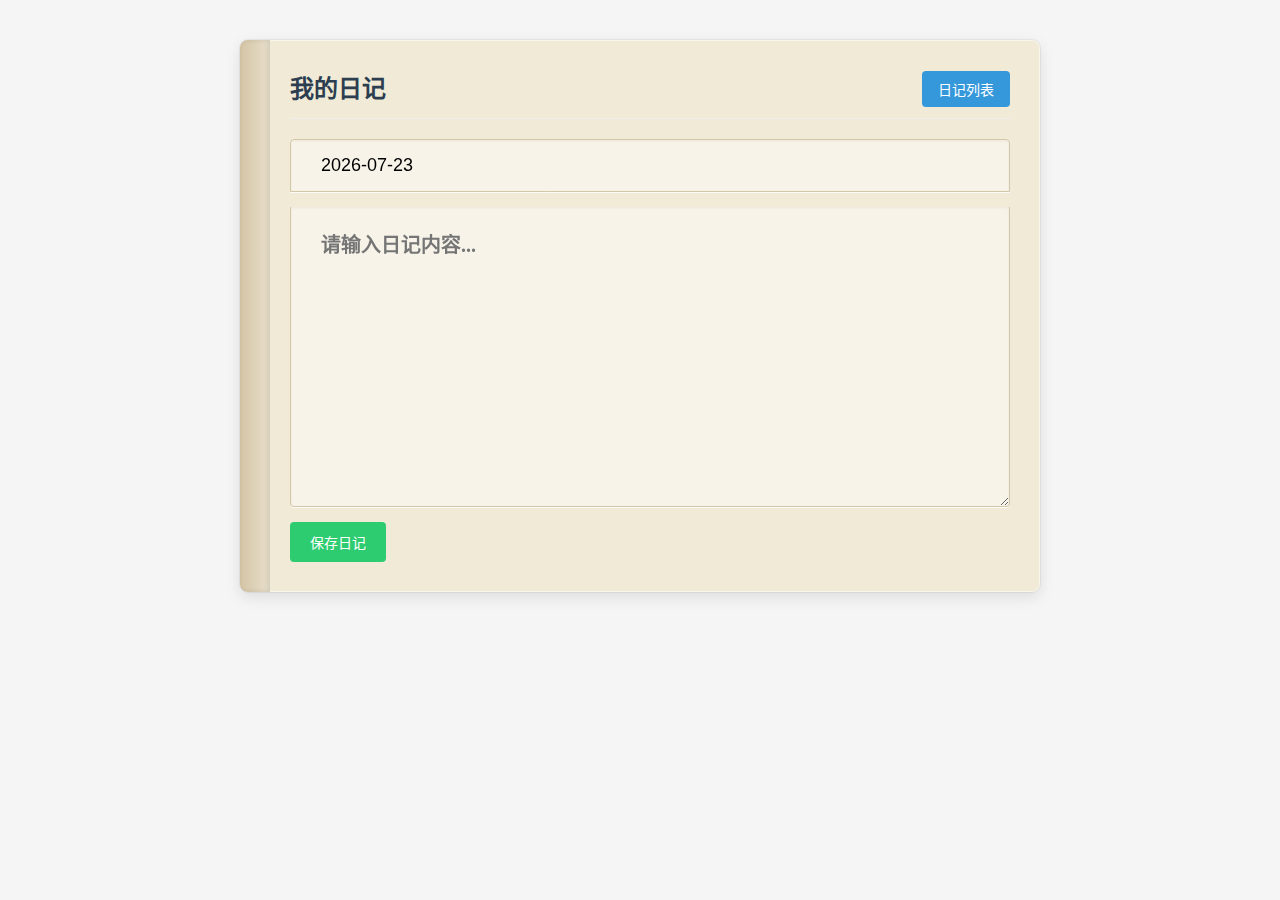
<file: index.html>
<!DOCTYPE html>
<html lang="zh-CN">
<head>
    <meta charset="UTF-8">
    <meta name="viewport" content="width=device-width, initial-scale=1.0">
    <title>日记 writer</title>
    <link rel="stylesheet" href="style.css">
</head>
<body>
    <div class="container">
        <header>
            <h1>我的日记</h1>
            <button id="back-to-list">日记列表</button>
        </header>
        <main>
            <div class="diary-editor">
                <input type="text" id="diary-title" placeholder="请输入标题">
                <textarea id="diary-content" placeholder="请输入日记内容..."></textarea>
                <button id="save-btn">保存日记</button>
            </div>
        </main>
    </div>
    <script type="module" src="script.js"></script>
</body>
</html>
</file>
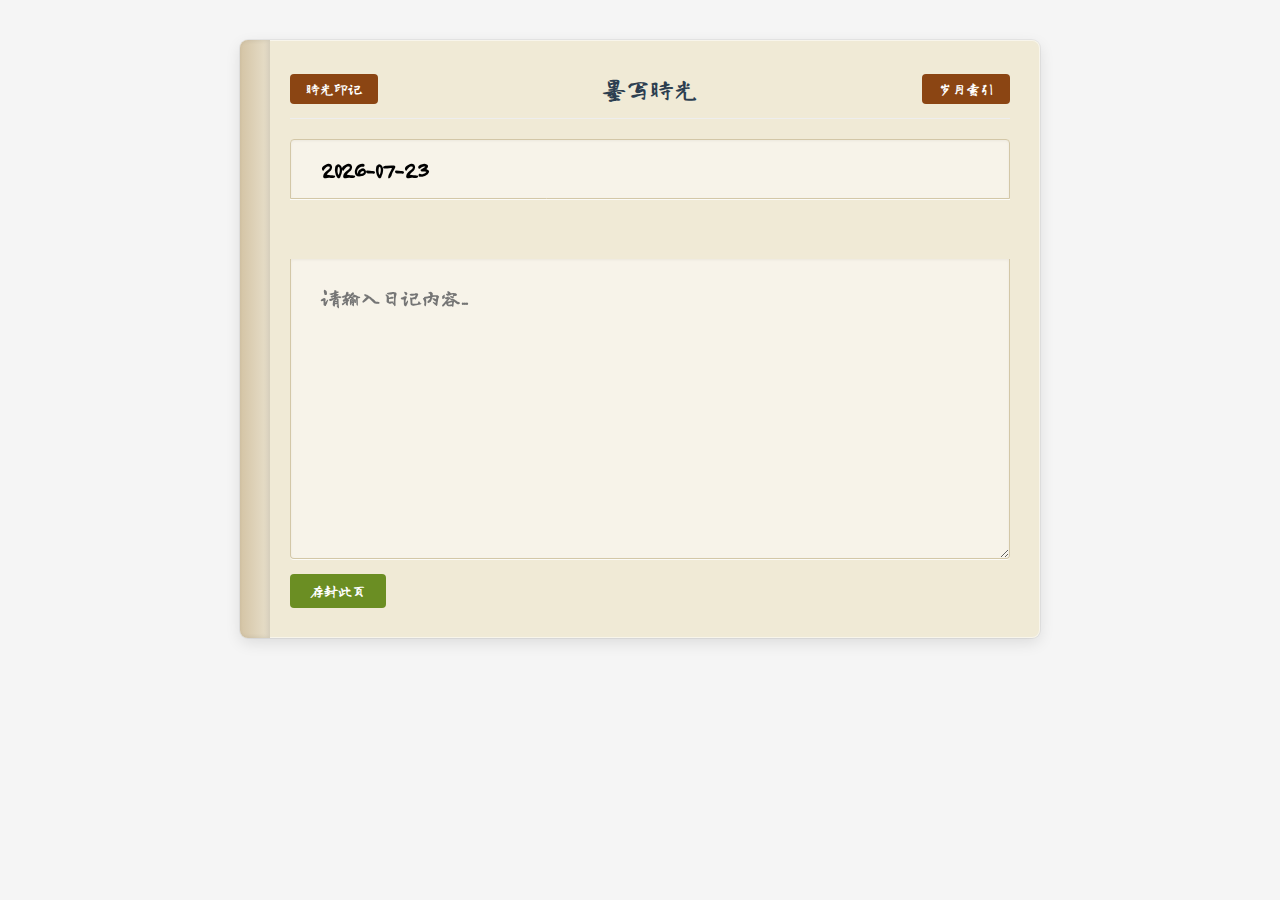
<file: front/index.html>
<!DOCTYPE html>
<html lang="zh-CN">
<head>
    <meta charset="UTF-8">
    <meta name="viewport" content="width=device-width, initial-scale=1.0">
    <title>日记本</title>
    <link rel="preconnect" href="https://fonts.googleapis.com">
    <link rel="preconnect" href="https://fonts.gstatic.com" crossorigin>
    <link href="https://fonts.googleapis.com/css2?family=Long+Cang&display=swap" rel="stylesheet">
    <link rel="stylesheet" href="./css/style.css">
    <!-- 引入自定义弹窗样式 -->
    <link rel="stylesheet" href="./css/modal.css">
</head>
<body>
    <div class="container">
        <header>
            <button id="dashboard">时光印记</button>
            <h1>墨写时光</h1>
             <button id="back-to-list">岁月索引</button>
        </header>
        <main>
            <div class="diary-editor">
                <input type="text" id="diary-title" placeholder="请输入标题">

                <!-- 心情和天气选项容器 -->
                <div class="selector-container">
                    <div id="mood-selector"></div>
                    <div id="weather-selector"></div>
                </div>

                <textarea id="diary-content" placeholder="请输入日记内容..."></textarea>
                <button id="save-btn">存封此页</button>
            </div>
        </main>
    </div>
    <script type="module" src="./js/moodWeather.js"></script>
    <!-- 引入自定义弹窗脚本 -->
    <script type="module" src="./js/modal.js"></script>
    <script type="module" src="./js/script.js"></script>
    <script>
    // 看板按钮事件
    document.getElementById('dashboard').addEventListener('click', function() {
        window.location.href = 'dashboard.html';
    });
</script>
</body>
</html>
</file>
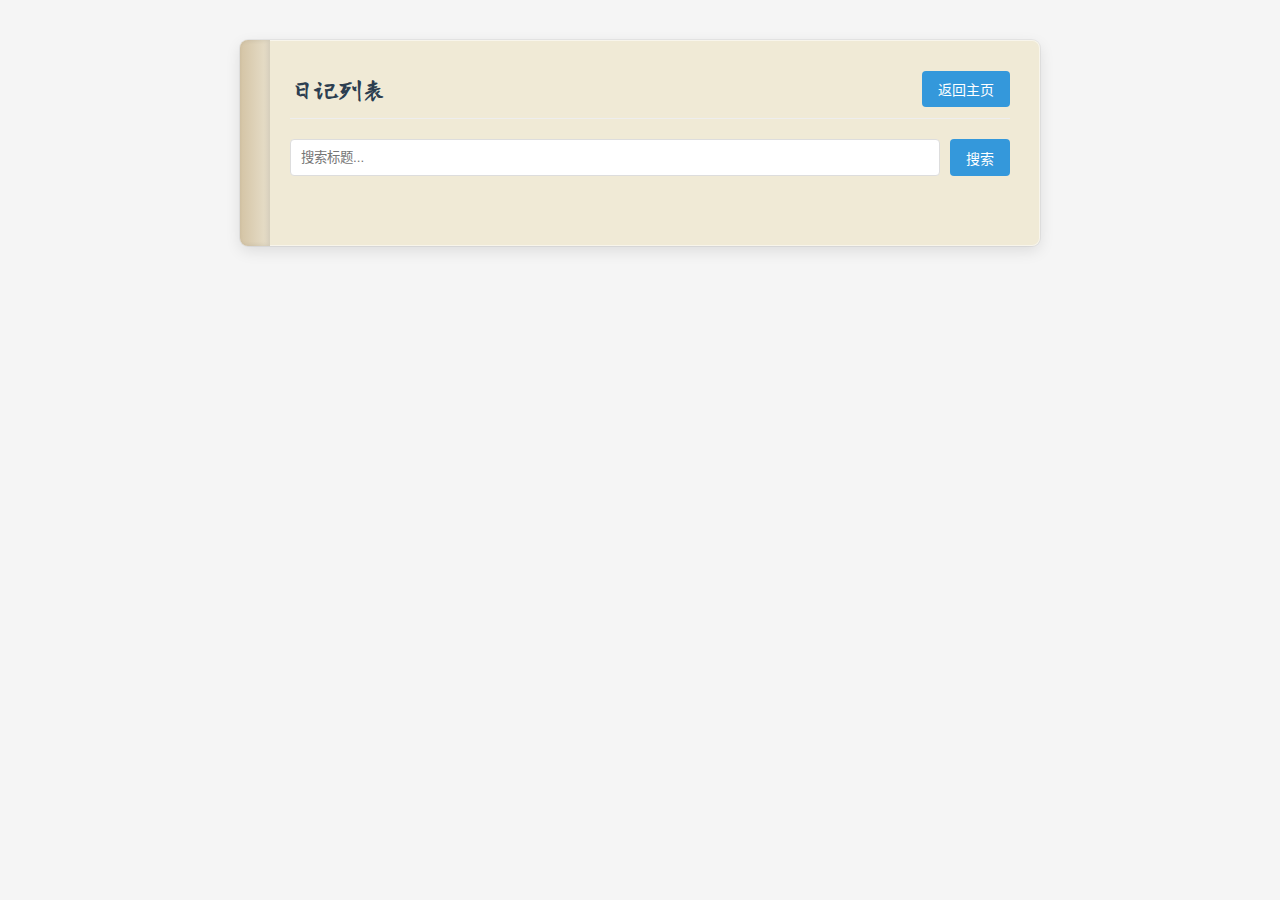
<file: detail.html>
<!DOCTYPE html>
<html lang="zh-CN">
<head>
    <meta charset="UTF-8">
    <meta name="viewport" content="width=device-width, initial-scale=1.0">
    <title>日记详情</title>
    <link rel="stylesheet" href="style.css">
</head>
<body>
    <div class="container">
        <header>
            <button id="back-to-list">返回列表</button>
            <h1 id="diary-title"></h1>
            <button id="delete-btn">删除日记</button>
        </header>
        <main>
            <div id="loading" class="loading">加载中...</div>
            <div id="error" class="error-message"></div>
            <div class="diary-detail">
                <p class="diary-date" id="diary-date"></p>
                <div id="diary-content" class="diary-content"></div>
            </div>
        </main>
    </div>
    <script type="module" src="detail.js"></script>
</body>
</html>
</file>
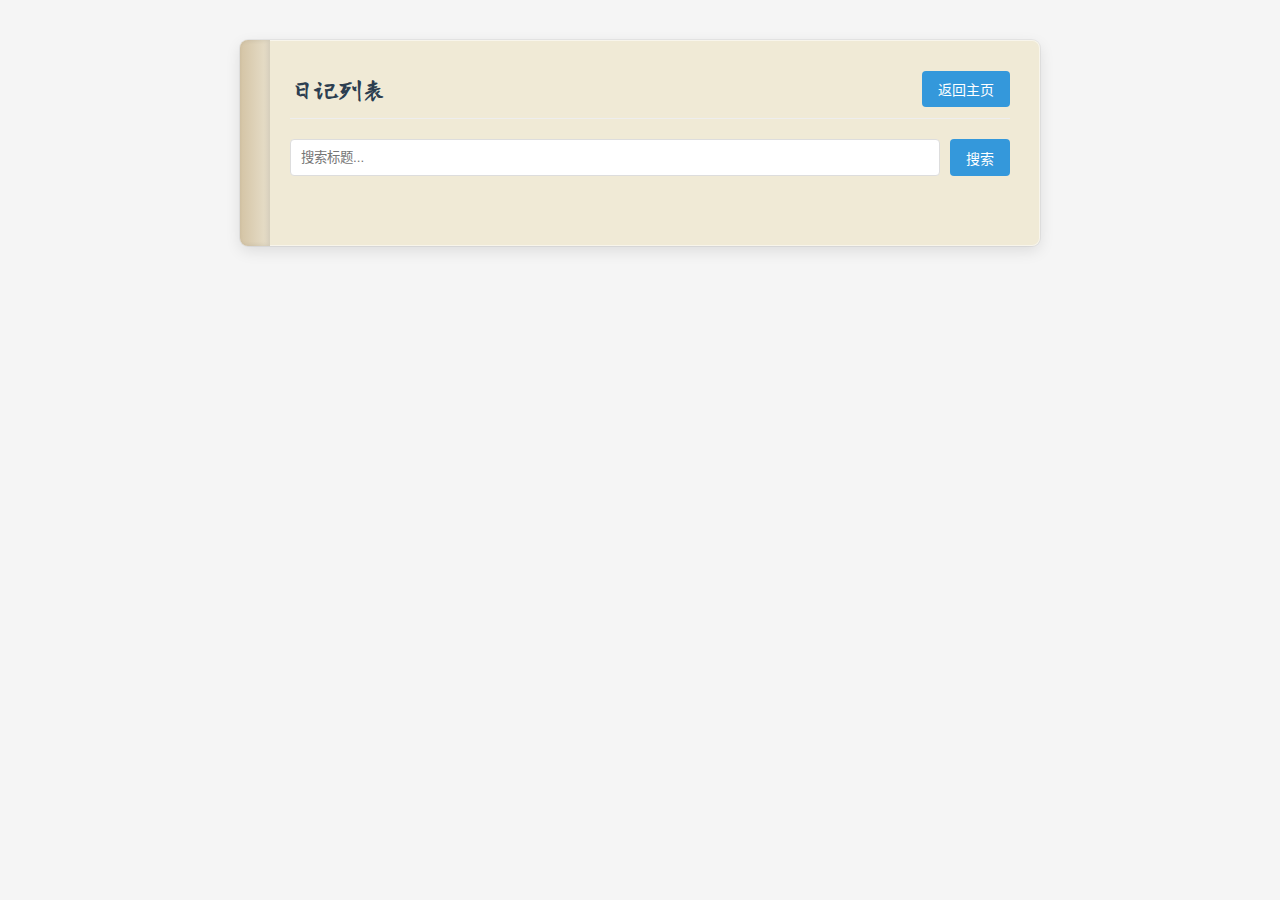
<file: list.html>
<!DOCTYPE html>
<html lang="zh-CN">
<head>
    <meta charset="UTF-8">
    <meta name="viewport" content="width=device-width, initial-scale=1.0">
    <title>日记列表</title>
    <link rel="preconnect" href="https://fonts.googleapis.com">
    <link rel="preconnect" href="https://fonts.gstatic.com" crossorigin>
    <link href="https://fonts.googleapis.com/css2?family=Long+Cang&display=swap" rel="stylesheet">
    <link rel="stylesheet" href="style.css">
</head>
<body>
    <div class="container">
        <header>
            <h1>日记列表</h1>
            <button id="back-to-home">返回主页</button>
        </header>
        <main>
            <div class="search-bar">
                <input type="text" id="search-input" placeholder="搜索标题...">
                <button id="search-btn">搜索</button>
            </div>
            <div id="loading" class="loading">加载中...</div>
            <div id="diary-list" class="diary-list"></div>
            <div id="pagination" class="pagination"></div>
        </main>
    </div>
    <script type="module" src="list.js"></script>
</body>
</html>
</file>
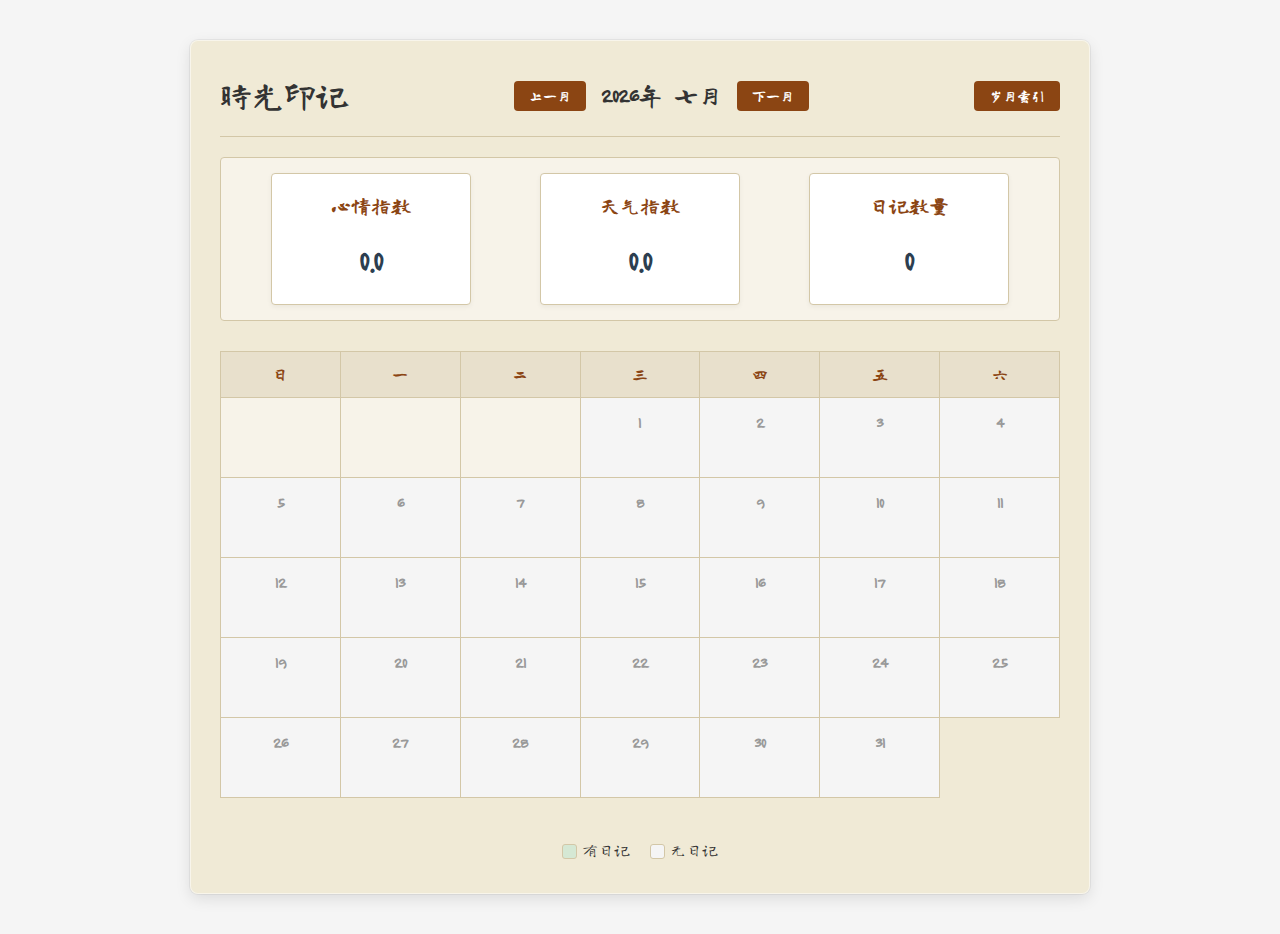
<file: front/dashboard.html>
<!DOCTYPE html>
<html lang="zh-CN">
<head>
    <meta charset="UTF-8">
    <meta name="viewport" content="width=device-width, initial-scale=1.0">
    <title>时光印记</title>
    <link rel="preconnect" href="https://fonts.googleapis.com">
    <link rel="preconnect" href="https://fonts.gstatic.com" crossorigin>
    <link href="https://fonts.googleapis.com/css2?family=Long+Cang&display=swap" rel="stylesheet">
    <link rel="stylesheet" href="./css/style.css">
    <link rel="stylesheet" href="./css/dashboard.css">
</head>
<body>
    <div class="dashboard-container">
        <div class="dashboard-header">
            <h1>时光印记</h1>
            <div class="month-switcher">
                <button id="prev-month">上一月</button>
                <h2 id="current-month"></h2>
                <button id="next-month">下一月</button>
            </div>
            <button id="back-to-list">岁月索引</button>
        </div>

        <div class="stats-container">
            <div class="stat-card">
                <div class="stat-title">心情指数</div>
                <div class="stat-value" id="mood-index">0.0</div>
            </div>
            <div class="stat-card">
                <div class="stat-title">天气指数</div>
                <div class="stat-value" id="weather-index">0.0</div>
            </div>
            <div class="stat-card">
                <div class="stat-title">日记数量</div>
                <div class="stat-value" id="diary-count">0</div>
            </div>
        </div>

        <div class="calendar-container">
            <table class="calendar" id="calendar-table">
                <thead>
                    <tr>
                        <th>日</th>
                        <th>一</th>
                        <th>二</th>
                        <th>三</th>
                        <th>四</th>
                        <th>五</th>
                        <th>六</th>
                    </tr>
                </thead>
                <tbody id="calendar-body"></tbody>
            </table>
        </div>

        <div class="legend">
            <div class="legend-item">
                <div class="color-block" style="background-color: #d5e8d4;"></div>
                <span>有日记</span>
            </div>
            <div class="legend-item">
                <div class="color-block" style="background-color: #f5f5f5;"></div>
                <span>无日记</span>
            </div>
        </div>
    </div>

    <script type="module" src="./js/dashboard.js"></script>
</body>
</html>
</file>
<file: style.css>
/* 基础样式 */
* {
    margin: 0;
    padding: 0;
    box-sizing: border-box;
}

body {
    font-family: 'Long Cang', cursive;
    line-height: 1.6;
    color: #333;
    background-color: #f5f5f5;
    padding: 20px;
}

.container {
    max-width: 800px;
    margin: 0 auto;
    background-color: #fff;
    padding: 20px;
    border-radius: 8px;
    box-shadow: 0 2px 10px rgba(0, 0, 0, 0.1);
}

header {
    display: flex;
    justify-content: space-between;
    align-items: center;
    margin-bottom: 20px;
    padding-bottom: 10px;
    border-bottom: 1px solid #eee;
}

header h1 {
    font-size: 24px;
    color: #2c3e50;
}

button {
    padding: 8px 16px;
    background-color: #3498db;
    color: white;
    border: none;
    border-radius: 4px;
    cursor: pointer;
    font-size: 14px;
    transition: background-color 0.3s;
}

button:hover {
    background-color: #2980b9;
}

/* 编辑器样式 */
.diary-editor {
    display: flex;
    flex-direction: column;
    gap: 15px;
}

/* 修改日记标题输入框样式 */
#diary-title {
    padding: 15px 20px;
    font-size: 18px;
    border: 1px solid #d3c7a7;
    border-radius: 4px 4px 0 0;
    background-color: #f7f3e9;
    box-shadow: 
        inset 0 1px 3px rgba(0,0,0,0.05),
        0 1px 0 rgba(255,255,255,0.8);
    transition: all 0.4s ease;
    transform-origin: left bottom;
    transform: perspective(1000px) rotateY(0deg);
    position: relative;
}

/* 修改日记内容文本框样式 */
#diary-content {
    padding: 20px;
    font-size: 20px;
    border: 1px solid #d3c7a7;
    border-top: none;
    border-radius: 0 0 4px 4px;
    min-height: 300px;
    resize: vertical;
    font-family: 'Long Cang', cursive;
    line-height: 1.8;
    background-color: #f7f3e9;
    font-weight: bold;
    box-shadow: 
        inset 0 1px 3px rgba(0,0,0,0.05),
        0 1px 0 rgba(255,255,255,0.8);
    transition: all 0.4s ease;
    transform-origin: left bottom;
    transform: perspective(1000px) rotateY(0deg);
    position: relative;
}

/* 添加纸张纹理效果 */
#diary-title::before, #diary-content::before {
    content: '';
    position: absolute;
    top: 0;
    left: 0;
    right: 0;
    bottom: 0;
    background-image: linear-gradient(90deg, rgba(200,180,150,0.03) 50%, transparent 50%),
                      linear-gradient(rgba(200,180,150,0.03) 50%, transparent 50%);
    background-size: 20px 20px;
    pointer-events: none;
}

/* 添加书本装订线效果 */
#diary-title::after, #diary-content::after {
    content: '';
    position: absolute;
    top: 0;
    left: 0;
    width: 15px;
    height: 100%;
    background: linear-gradient(90deg, #e8e0cc, #f7f3e9);
    box-shadow: inset -2px 0 3px rgba(0,0,0,0.05);
    z-index: 1;
}

/* 调整输入框内边距，避免文字被装订线遮挡 */
#diary-title {
    padding-left: 30px;
}

#diary-content {
    padding-left: 30px;
}

/* 添加鼠标悬停效果 - 书本翻页 */
#diary-title:hover,
#diary-content:hover {
    transform: perspective(1000px) rotateY(1deg);
    box-shadow: 
        inset 0 1px 3px rgba(0,0,0,0.05),
        2px 1px 5px rgba(0,0,0,0.1);
    background-color: #f5efe3;
}

/* 优化整体容器样式，模拟书本 */
.container {
    max-width: 800px;
    margin: 20px auto;
    background-color: #f0ead6;
    padding: 30px;
    border-radius: 8px;
    box-shadow: 
        0 5px 15px rgba(0,0,0,0.1),
        0 0 0 1px rgba(0,0,0,0.05),
        inset 0 0 0 1px rgba(255,255,255,0.5);
    position: relative;
}

/* 添加书本封面效果 */
.container::before {
    content: '';
    position: absolute;
    top: 0;
    left: 0;
    width: 30px;
    height: 100%;
    background: linear-gradient(90deg, #d4c4a5, #e8e0cc);
    border-radius: 8px 0 0 8px;
    box-shadow: inset -2px 0 5px rgba(0,0,0,0.1);
    z-index: 2;
}

/* 调整容器内边距，为书本侧边留出空间 */
.container header, .container main {
    margin-left: 20px;
}

#save-btn {
    align-self: flex-start;
    padding: 10px 20px;
    background-color: #2ecc71;
}

#save-btn:hover {
    background-color: #27ae60;
}

/* 列表样式 */
.search-bar {
    display: flex;
    gap: 10px;
    margin-bottom: 20px;
}

#search-input {
    flex: 1;
    padding: 10px;
    border: 1px solid #ddd;
    border-radius: 4px;
}

.diary-list {
    display: flex;
    flex-direction: column;
    gap: 15px;
}

.diary-item {
    padding: 15px;
    border: 1px solid #eee;
    border-radius: 4px;
    background-color: #f9f9f9;
    transition: box-shadow 0.3s;
}

.diary-item:hover {
    box-shadow: 0 2px 8px rgba(0, 0, 0, 0.1);
}

.diary-item h3 {
    margin-bottom: 5px;
    color: #2c3e50;
    font-weight: bold;  /* 加粗字体 */
    font-size: 20px;    /* 原字体大小基础上调大4px */
}

.diary-date {
    color: #7f8c8d;
    font-size: 18px;    /* 从14px调大4px */
    margin-bottom: 10px;
    font-weight: bold;  /* 加粗字体 */
}

.diary-excerpt {
    color: #34495e;
    margin-bottom: 10px;
    display: -webkit-box;
    -webkit-line-clamp: 2;
    -webkit-box-orient: vertical;
    overflow: hidden;
    font-weight: bold;  /* 加粗字体 */
    font-size: 18px;    /* 原字体大小基础上调大4px */
}

.view-btn {
    background-color: #3498db;
}

/* 详情页样式 */
.diary-detail {
    padding: 15px;
    border: 1px solid #eee;
    border-radius: 4px;
    background-color: #f9f9f9;
}

.diary-content {
    margin-top: 15px;
    font-family: 'Long Cang', cursive;
    line-height: 1.8;
    white-space: pre-wrap;
    font-weight: bold;  /* 加粗字体 */
    font-size: 20px;    /* 原字体大小基础上调大4px */
}

/* 分页样式 */
.pagination {
    display: flex;
    justify-content: center;
    gap: 5px;
    margin-top: 20px;
}

.pagination button {
    padding: 6px 12px;
    background-color: #eee;
    color: #333;
}

.pagination button.active {
    background-color: #3498db;
    color: white;
}

.pagination button:hover:not(.active) {
    background-color: #ddd;
}

/* 加载和错误样式 */
.loading {
    text-align: center;
    padding: 20px;
    color: #7f8c8d;
}

.error-message {
    text-align: center;
    padding: 20px;
    color: #e74c3c;
    display: none;
}

.no-data {
    text-align: center;
    padding: 20px;
    color: #7f8c8d;
}

/* 删除按钮样式 */
#delete-btn {
    background-color: #e74c3c;
}

#delete-btn:hover {
    background-color: #c0392b;
}

/* 响应式设计 */
@media (max-width: 768px) {
    .paper {
        padding: 20px;
        min-height: 500px;
    }
    .diary-content, .detail-content {
        font-size: 20px;
    }
    .diary-title, .detail-title {
        font-size: 24px;
    }
    .header h1 {
        font-size: 28px;
    }
    .list-btn, .back-btn, .save-btn {
        font-size: 16px;
        padding: 8px 15px;
    }
    .drawing-canvas {
        height: 150px;
    }
}
</file>
<file: front/css/style.css>
/* 基础样式 */
* {
    margin: 0;
    padding: 0;
    box-sizing: border-box;
}

body {
    font-family: 'Long Cang', cursive;
    line-height: 1.6;
    color: #333;
    background-color: #f5f5f5;
    padding: 20px;
}

.container {
    max-width: 800px;
    margin: 0 auto;
    background-color: #fff;
    padding: 20px;
    border-radius: 8px;
    box-shadow: 0 2px 10px rgba(0, 0, 0, 0.1);
}

header {
    display: flex;
    justify-content: space-between;
    align-items: center;
    margin-bottom: 20px;
    padding-bottom: 10px;
    border-bottom: 1px solid #eee;
}

header h1 {
    font-size: 24px;
    color: #2c3e50;
}

button {
    font-family: 'Long Cang', cursive;  /* 添加与textarea相同的字体 */
    font-weight: bold;  /* 添加与textarea相同的字体粗细 */
    padding: 8px 16px;
    background-color: #8B4513; /* 复古棕色替代亮蓝色 */
    color: white;
    border: none;
    border-radius: 4px;
    cursor: pointer;
    font-size: 14px;
    transition: background-color 0.3s;
}

button:hover {
    background-color: #6D380C; /* 加深的棕色作为悬停效果 */
}

/* 编辑器样式 */
.diary-editor {
    display: flex;
    flex-direction: column;
    gap: 15px;
}

/* 修改日记标题输入框样式 */
#diary-title {
    padding: 15px 20px;
    font-size: 28px;
    font-family: 'Long Cang', cursive;  /* 添加与textarea相同的字体 */
    font-weight: bold;  /* 添加与textarea相同的字体粗细 */
    border: 1px solid #d3c7a7;
    border-radius: 4px 4px 0 0;
    background-color: #f7f3e9;
    box-shadow: 
        inset 0 1px 3px rgba(0,0,0,0.05),
        0 1px 0 rgba(255,255,255,0.8);
    transition: all 0.4s ease;
    transform-origin: left bottom;
    transform: perspective(1000px) rotateY(0deg);
    position: relative;
}

/* 修改日记内容文本框样式 */
#diary-content {
    padding: 20px;
    font-size: 20px;
    border: 1px solid #d3c7a7;
    border-top: none;
    border-radius: 0 0 4px 4px;
    min-height: 300px;
    resize: vertical;
    font-family: 'Long Cang', cursive;
    line-height: 1.8;
    background-color: #f7f3e9;
    font-weight: bold;
    box-shadow: 
        inset 0 1px 3px rgba(0,0,0,0.05),
        0 1px 0 rgba(255,255,255,0.8);
    transition: all 0.4s ease;
    transform-origin: left bottom;
    transform: perspective(1000px) rotateY(0deg);
    position: relative;
}

/* 添加纸张纹理效果 */
#diary-title::before, #diary-content::before {
    content: '';
    position: absolute;
    top: 0;
    left: 0;
    right: 0;
    bottom: 0;
    background-image: linear-gradient(90deg, rgba(200,180,150,0.03) 50%, transparent 50%),
                      linear-gradient(rgba(200,180,150,0.03) 50%, transparent 50%);
    background-size: 20px 20px;
    pointer-events: none;
}

/* 添加书本装订线效果 */
#diary-title::after, #diary-content::after {
    content: '';
    position: absolute;
    top: 0;
    left: 0;
    width: 15px;
    height: 100%;
    background: linear-gradient(90deg, #e8e0cc, #f7f3e9);
    box-shadow: inset -2px 0 3px rgba(0,0,0,0.05);
    z-index: 1;
}

/* 调整输入框内边距，避免文字被装订线遮挡 */
#diary-title {
    padding-left: 30px;
}

#diary-content {
    padding-left: 30px;
}

/* 添加鼠标悬停效果 - 书本翻页 */
#diary-title:hover,
#diary-content:hover {
    transform: perspective(1000px) rotateY(1deg);
    box-shadow: 
        inset 0 1px 3px rgba(0,0,0,0.05),
        2px 1px 5px rgba(0,0,0,0.1);
    background-color: #f5efe3;
}

/* 优化整体容器样式，模拟书本 */
.container {
    max-width: 800px;
    margin: 20px auto;
    background-color: #f0ead6;
    padding: 30px;
    border-radius: 8px;
    box-shadow: 
        0 5px 15px rgba(0,0,0,0.1),
        0 0 0 1px rgba(0,0,0,0.05),
        inset 0 0 0 1px rgba(255,255,255,0.5);
    position: relative;
}

/* 添加书本封面效果 */
.container::before {
    content: '';
    position: absolute;
    top: 0;
    left: 0;
    width: 30px;
    height: 100%;
    background: linear-gradient(90deg, #d4c4a5, #e8e0cc);
    border-radius: 8px 0 0 8px;
    box-shadow: inset -2px 0 5px rgba(0,0,0,0.1);
    z-index: 2;
}

/* 调整容器内边距，为书本侧边留出空间 */
.container header, .container main {
    font-family: 'Long Cang', cursive;  /* 添加与textarea相同的字体 */
    margin-left: 20px;
}

#save-btn {
    align-self: flex-start;
    padding: 10px 20px;
    font-family: 'Long Cang', cursive;  /* 添加与textarea相同的字体 */
    font-weight: bold;  /* 添加与textarea相同的字体粗细 */
    background-color: #6B8E23; /* 复古绿色替代亮绿色 */
}

#save-btn:hover {
    background-color: #556B2F; /* 加深的绿色作为悬停效果 */
}

/* 列表样式 */
.search-bar {
    display: flex;
    gap: 10px;
    margin-bottom: 20px;
}

#search-input {
    font-family: 'Long Cang', cursive;  /* 添加与textarea相同的字体 */
    font-weight: bold;  /* 添加与textarea相同的字体粗细 */
    flex: 1;
    padding: 10px;
    border: 1px solid #ddd;
    border-radius: 4px;
}

.diary-list {
    display: flex;
    flex-direction: column;
    gap: 15px;
}

.diary-item {
    padding: 15px;
    border: 1px solid #eee;
    border-radius: 4px;
    background-color: #f9f9f9;
    transition: box-shadow 0.3s;
}

.diary-item:hover {
    box-shadow: 0 2px 8px rgba(0, 0, 0, 0.1);
}

.diary-item h3 {
    margin-bottom: 5px;
    color: #2c3e50;
    font-weight: bold;  /* 加粗字体 */
    font-size: 20px;    /* 原字体大小基础上调大4px */
}

.diary-date {
    color: #7f8c8d;
    font-size: 18px;
    margin-bottom: 10px;
    font-weight: bolder;
    display: flex;
    flex-wrap: wrap;
    gap: 15px;
}

.diary-date span {
     font-weight: bold;
    margin: 0 5px;
}

.diary-excerpt {
    color: #34495e;
    margin-bottom: 10px;
    display: -webkit-box;
    -webkit-line-clamp: 2;
    -webkit-box-orient: vertical;
    overflow: hidden;
    font-weight: bold;  /* 加粗字体 */
    font-size: 18px;    /* 原字体大小基础上调大4px */
}

.view-btn {
    font-family: 'Long Cang', cursive;  /* 添加与textarea相同的字体 */
    font-weight: bold;  /* 添加与textarea相同的字体粗细 */
    background-color: #8B4513; /* 与普通按钮统一为复古棕色 */
}

/* 详情页样式 */
.diary-detail {
    padding: 15px;
    border: 1px solid #eee;
    border-radius: 4px;
    background-color: #f9f9f9;
}

.diary-content {
    margin-top: 15px;
    font-family: 'Long Cang', cursive;
    line-height: 1.8;
    white-space: pre-wrap;
    font-weight: bold;  /* 加粗字体 */
    font-size: 20px;    /* 原字体大小基础上调大4px */
}

/* 分页样式 */
.pagination {
    display: flex;
    justify-content: center;
    gap: 5px;
    margin-top: 20px;
}

.pagination button {
    font-family: 'Long Cang', cursive;  /* 添加与textarea相同的字体 */
    font-weight: bold;  /* 添加与textarea相同的字体粗细 */
    padding: 6px 12px;
    background-color: #D2B48C; /* 复古米色替代浅灰色 */
    color: #333;
}

.pagination button.active {
    background-color: #8B4513; /* 与普通按钮统一为复古棕色 */
    color: white;
}

.pagination button:hover:not(.active) {
    background-color: #BC8F8F; /* 加深的米色作为悬停效果 */
}

/* 加载和错误样式 */
.loading {
    text-align: center;
    padding: 20px;
    color: #7f8c8d;
}

.error-message {
    text-align: center;
    padding: 20px;
    color: #e74c3c;
    display: none;
}

.no-data {
    text-align: center;
    padding: 20px;
    color: #7f8c8d;
}

/* 删除按钮样式 */
#delete-btn {
    font-family: 'Long Cang', cursive;  /* 添加与textarea相同的字体 */
    font-weight: bold;  /* 添加与textarea相同的字体粗细 */
    background-color: #8B0000; /* 复古深红色替代亮红色 */
}

#delete-btn:hover {
    background-color: #6B0000; /* 加深的深红色作为悬停效果 */
}

/* 响应式设计 */
@media (max-width: 768px) {
    .paper {
        padding: 20px;
        min-height: 500px;
    }
    .diary-content, .detail-content {
        font-size: 20px;
    }
    .diary-title, .detail-title {
        font-size: 24px;
    }
    .header h1 {
        font-size: 28px;
    }
    .list-btn, .back-btn, .save-btn {
        font-size: 16px;
        padding: 8px 15px;
    }
    .drawing-canvas {
        height: 150px;
    }
}

/* 心情和天气选择器样式 */
/* 选择器容器样式 */
.selector-container {
    display: flex;
    gap: 30px;
    margin: 15px 0;
}

/* 选择器标题样式 */
.selector-title {
    font-family: 'Long Cang', cursive;
    font-size: 22px;
    color: #8B4513;
    margin-bottom: 10px;
    font-weight: bold;
}

/* 选项容器样式 */
.options-container {
    display: flex;
    flex-wrap: wrap;
    gap: 12px;
}

/* 选项样式 */
.option-item {
    display: flex;
    align-items: center;
    gap: 8px;
    padding: 8px 12px;
    background-color: #f7f3e9;
    border: 1px solid #d3c7a7;
    border-radius: 4px;
    cursor: pointer;
    transition: all 0.3s;
    font-family: 'Long Cang', cursive;
    font-size: 18px;
    font-weight: bold;
    color: #333;
    box-shadow: 
        0 1px 3px rgba(0,0,0,0.05),
        inset 0 1px 0 rgba(255,255,255,0.8);
}

.option-item:hover {
    background-color: #e8e0cc;
    transform: translateY(-2px);
    box-shadow: 
        0 3px 6px rgba(0,0,0,0.1),
        inset 0 1px 0 rgba(255,255,255,0.8);
}

/* 选项选中样式 */
.option-item.selected {
    background-color: #e8e0cc;
    border-color: #8B4513;
    box-shadow: 
        0 2px 4px rgba(0,0,0,0.1),
        inset 0 1px 3px rgba(139,69,19,0.2);
}

/* 复选框样式 */
.option-checkbox {
    font-size: 18px;
    width: 18px;
    height: 18px;
    display: inline-block;
    text-align: center;
    transition: all 0.3s;
}

/* 图标样式 */
.option-icon {
    font-size: 24px;
    width: 24px;
    height: 24px;
    display: inline-block;
    text-align: center;
}

/* 文本样式 */
.option-text {
    line-height: 1.2;
}

/* 添加到现有样式中 */
.diary-mood-weather {
    font-size: 18px;
    font-weight: bold;
    margin: 10px 0;
    color: #555;
}
</file>
<file: front/css/modal.css>
/* 自定义弹窗样式 */
.modal-overlay {
    position: fixed;
    top: 0;
    left: 0;
    width: 100%;
    height: 100%;
    background-color: rgba(0, 0, 0, 0.5);
    display: flex;
    justify-content: center;
    align-items: center;
    z-index: 1000;
    opacity: 0;
    visibility: hidden;
    transition: opacity 0.3s ease, visibility 0.3s ease;
}

.modal-overlay.active {
    opacity: 1;
    visibility: visible;
}

.modal-container {
    background-color: #f7f3e9;
    border: 2px solid #8B4513;
    width: 300px;
    padding: 20px;
    box-shadow: 0 4px 8px rgba(0, 0, 0, 0.2);
    position: relative;
    transform: translateY(-20px);
    transition: transform 0.3s ease;
}

.modal-overlay.active .modal-container {
    transform: translateY(0);
}

.modal-title {
    font-family: 'Long Cang', cursive;
    font-size: 24px;
    color: #8B4513;
    margin-bottom: 15px;
    text-align: center;
    border-bottom: 1px solid #d3c7a7;
    padding-bottom: 10px;
}

.modal-content {
    font-family: 'Long Cang', cursive;
    font-size: 20px;
    color: #333;
    text-align: center;
    margin-bottom: 20px;
    min-height: 60px;
}

.modal-buttons {
    display: flex;
    justify-content: center;
    gap: 10px;
}

.modal-button {
    font-family: 'Long Cang', cursive;
    font-size: 18px;
    padding: 8px 16px;
    background-color: #8B4513;
    color: white;
    border: none;
    border-radius: 4px;
    cursor: pointer;
    transition: background-color 0.3s;
}

.modal-button:hover {
    background-color: #6D380C;
}

/* 复古纸张纹理效果 */
.modal-container::before {
    content: '';
    position: absolute;
    top: 0;
    left: 0;
    right: 0;
    bottom: 0;
    background-image: linear-gradient(90deg, rgba(200,180,150,0.03) 50%, transparent 50%),
                      linear-gradient(rgba(200,180,150,0.03) 50%, transparent 50%);
    background-size: 20px 20px;
    pointer-events: none;
    z-index: -1;
}
</file>
<file: front/css/dashboard.css>
/* dashboard.css - 日记看板专用样式 */
.dashboard-container {
    max-width: 900px;
    margin: 20px auto;
    background-color: #f0ead6;
    padding: 30px;
    border-radius: 8px;
    box-shadow:
        0 5px 15px rgba(0,0,0,0.1),
        0 0 0 1px rgba(0,0,0,0.05),
        inset 0 0 0 1px rgba(255,255,255,0.5);
    position: relative;
}

.dashboard-header {
    display: flex;
    justify-content: space-between;
    align-items: center;
    margin-bottom: 20px;
    padding-bottom: 15px;
    border-bottom: 1px solid #d3c7a7;
}

.month-switcher {
    display: flex;
    align-items: center;
    gap: 15px;
}

.stats-container {
    display: flex;
    justify-content: space-around;
    margin-bottom: 30px;
    padding: 15px;
    background-color: #f7f3e9;
    border: 1px solid #d3c7a7;
    border-radius: 4px;
}

.stat-card {
    text-align: center;
    padding: 15px;
    width: 200px;
    background-color: #fff;
    border: 1px solid #d3c7a7;
    border-radius: 4px;
    box-shadow: 0 2px 5px rgba(0,0,0,0.05);
    transition: transform 0.3s ease;
}

.stat-card:hover {
    transform: translateY(-5px);
    box-shadow: 0 5px 15px rgba(0,0,0,0.1);
}

.stat-title {
    font-size: 20px;
    color: #8B4513;
    margin-bottom: 10px;
    font-weight: bold;
}

.stat-value {
    font-size: 36px;
    font-weight: bold;
    color: #2c3e50;
}

.calendar-container {
    overflow-x: auto;
}

.calendar {
    width: 100%;
    table-layout: fixed;  /* 强制列宽均匀分布 */
    border-collapse: collapse;
    margin-bottom: 20px;
}

.calendar th, .calendar td {
    border: 1px solid #d3c7a7;
    padding: 10px;
    text-align: center;
    background-color: #f7f3e9;
    width: calc(100% / 7);  /* 平均分配7列 */
    min-width: 100px;  /* 确保在小屏幕上也有足够宽度 */
}

.day-icons {
    display: flex;
    justify-content: center;
    gap: 5px;
    margin-top: 5px;
    overflow: hidden;
    text-overflow: ellipsis;
    white-space: nowrap;
}

.calendar th {
    background-color: #e8e0cc;
    font-weight: bold;
    color: #8B4513;
}

.calendar-day {
    height: 80px;
    vertical-align: top;
    position: relative;
    cursor: pointer;
    transition: all 0.3s;
}

.calendar-day.has-diary {
    background-color: #d5e8d4;
    border: 2px solid #82b366;
}

.calendar-day.no-diary {
    background-color: #f5f5f5;
    color: #999;
}

.calendar-day:hover {
    transform: scale(1.05);
    z-index: 1;
    box-shadow: 0 3px 10px rgba(0,0,0,0.1);
}

.day-number {
    font-size: 18px;
    font-weight: bold;
    margin-bottom: 5px;
    display: block;
}

.day-icons {
    display: flex;
    justify-content: center;
    gap: 5px;
    margin-top: 5px;
}

.legend {
    display: flex;
    justify-content: center;
    gap: 20px;
    margin-top: 20px;
    flex-wrap: wrap;
}

.legend-item {
    display: flex;
    align-items: center;
    gap: 5px;
}

.color-block {
    width: 15px;
    height: 15px;
    border-radius: 3px;
    border: 1px solid #d3c7a7;
}

/* 小印记样式 */
.diary-marker {
    position: absolute;
    bottom: 3px;
    right: 3px;
    width: 8px;
    height: 8px;
    background-color: #8B4513;
    border-radius: 50%;
    opacity: 0.7;
}

/* 按钮样式优化 */
button {
    background-color: #8B4513;
    color: white;
    border: none;
    padding: 8px 15px;
    border-radius: 4px;
    cursor: pointer;
    transition: background-color 0.3s;
}

button:hover {
    background-color: #6d3410;
}
</file>
